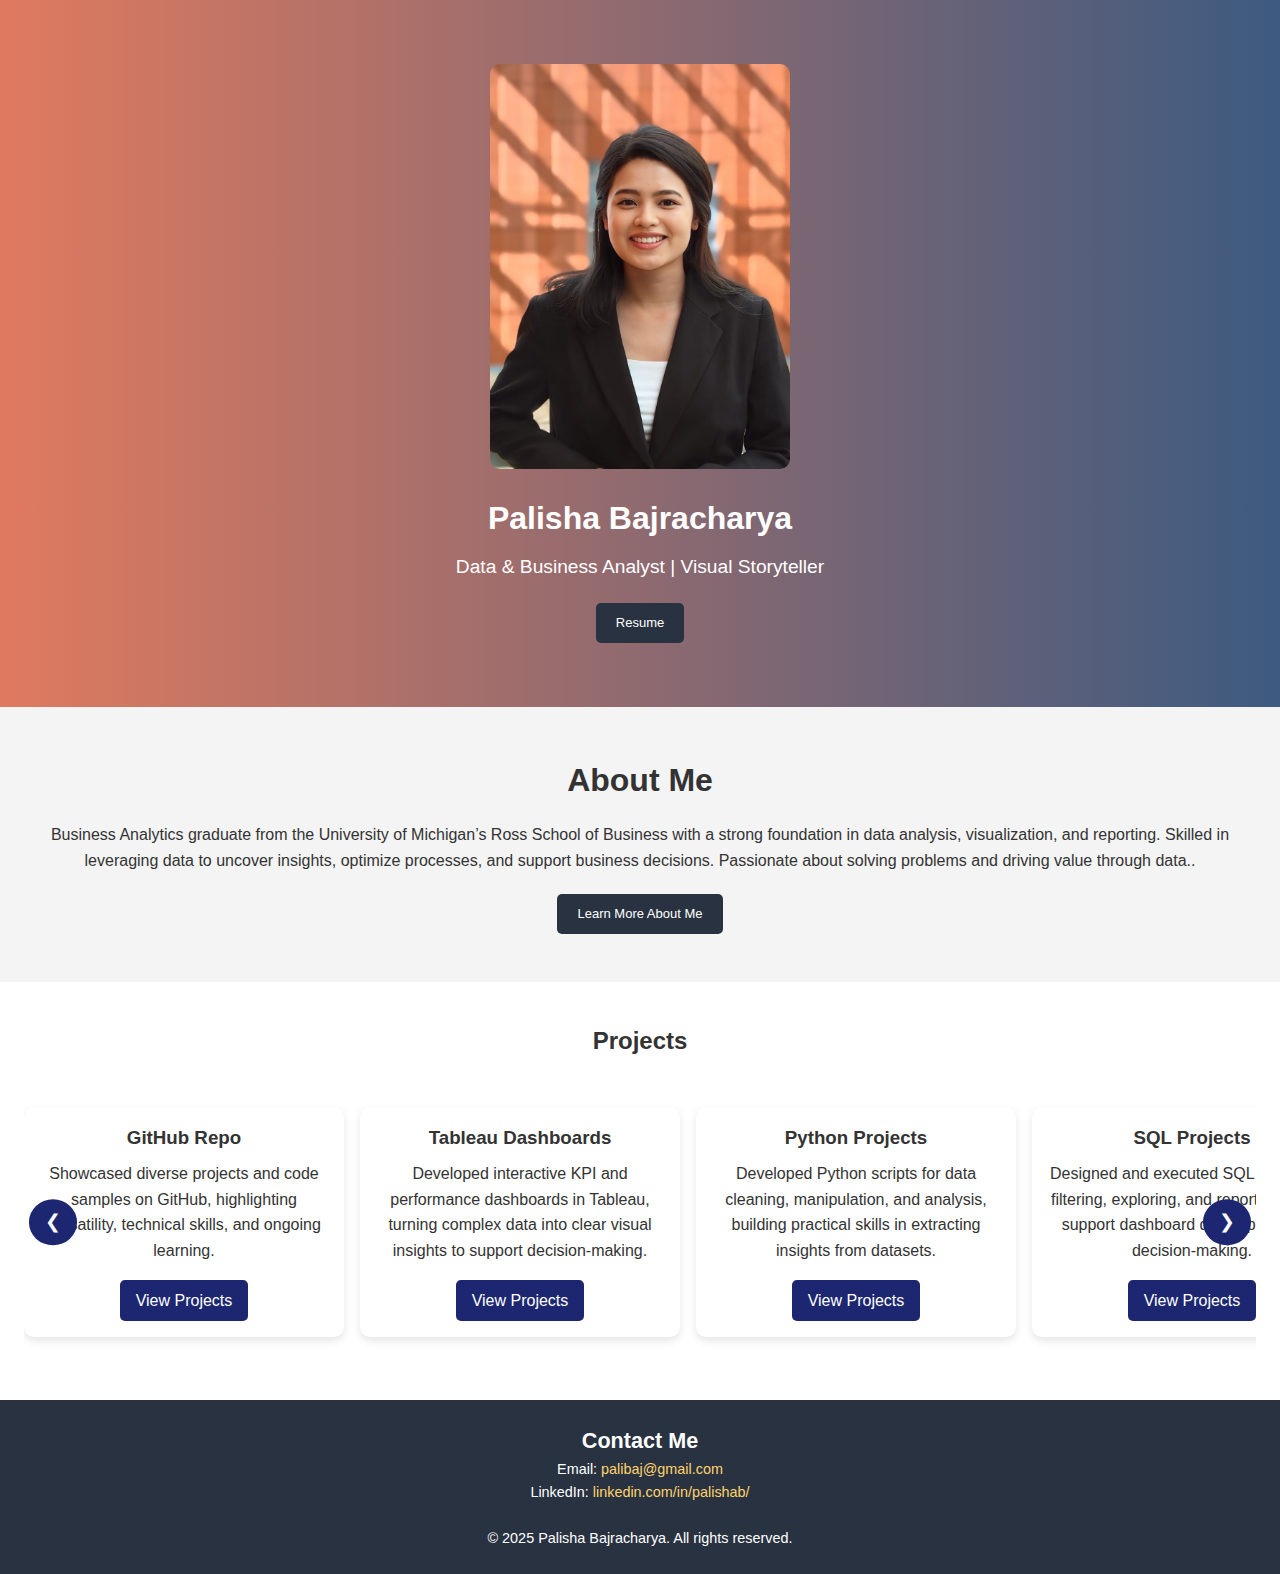
<file: index.html>
<!DOCTYPE html>
<html lang="en">
<head>
  <meta charset="UTF-8">
  <meta name="viewport" content="width=device-width, initial-scale=1.0">
  <title>My Portfolio</title>
  <link rel="stylesheet" href="style.css">
</head>
<body>
  <!-- Hero Section -->
  <header class="hero">
    <div class="hero-content">
      <img src="profile.jpeg" alt="Your Photo" class="profile-pic">
      <h1>Palisha Bajracharya</h1>
      <p class="tagline">Data & Business Analyst | Visual Storyteller</p>
 	<a href="https://drive.google.com/file/d/1sTAf2hyhImHF7U_dGeHg3231dRBqsKkP/view?usp=sharing" class="btn">Resume</a>
    </div>
  </header>

  <!-- About Section -->
  <section class="about">
    <h2>About Me</h2>
    <p>
      Business Analytics graduate from the University of Michigan’s Ross School of Business with a strong foundation in data analysis, visualization, and reporting. Skilled in leveraging data to uncover insights, optimize processes, and support business decisions. Passionate about solving problems and driving value through data..<br>
 <a href="about.html" class="btn">Learn More About Me</a>
    </p>
  </section>

  <!-- Projects Section -->
<section class="projects">
  <h2>Projects</h2>
  
  <div class="project-carousel">
    <button class="scroll-btn left" onclick="scrollProjects(-1)">&#10094;</button>
    
    <div class="project-container" id="projectContainer">
	<div class="project-card">
        <h3>GitHub Repo</h3>
        <p>Showcased diverse projects and code samples on GitHub, highlighting versatility, technical skills, and ongoing learning.</p>
        <a href="https://github.com/palishab" target="_blank">View Projects</a>
      </div>
      <div class="project-card">
        <h3>Tableau Dashboards</h3>
        <p>Developed interactive KPI and performance dashboards in Tableau, turning complex data into clear visual insights to support decision-making.</p>
        <a href="https://public.tableau.com/app/profile/palishab" target="_blank">View Projects</a>
      </div>
	<div class="project-card">
  	<h3>Python Projects</h3>
  	<p>Developed Python scripts for data cleaning, manipulation, and analysis, building practical skills in extracting insights from datasets.</p>
  	<a href="https://github.com/stars/palishab/lists/python-programming" target="_blank">View Projects</a>
	</div>
	<div class="project-card">
  	<h3>SQL Projects</h3>
  	<p>Designed and executed SQL queries for filtering, exploring, and reporting data to support dashboard development and decision-making.</p>
  	<a href="https://github.com/stars/palishab/lists/sql-programming" target="_blank">View Projects</a>
	</div>
	<div class="project-card">
  	<h3>Power BI Projects</h3>
  	<p>Created interactive dashboards and reports in Power BI, transforming raw data into actionable business insights with clear visualizations.</p>
  	<a href="https://github.com/stars/palishab/lists/power-bi-projects" target="_blank">View Projects</a>
	</div>
      <div class="project-card">
        <h3>Explainer Videos</h3>
        <p>Created animated explainer videos simplifying complex ideas; view additional engaging examples directly on my channel.</p>
        <a href="https://www.youtube.com/watch?v=jjSYhv7fGcI" target="_blank">Watch Videos</a>
      </div>
	<div class="project-card">
        <h3>HCI Dissertation</h3>
        <p>Conducted research on Human-Computer Interaction for my dissertation, analyzing its impact on digital retail experience and behavior.</p>
        <a href="http://dx.doi.org/10.13140/RG.2.2.32649.15204" target="_blank">View Project</a>
      </div>
	<div class="project-card">
        <h3>Smart Dustbin with IoT</h3>
        <p>Designed and implemented an IoT-enabled dustbin with sensors, enabling automatic lid control and real-time SMS alerts when the bin is full.</p>
        <a href="https://youtu.be/BZELPlq5XLQ" target="_blank">Watch Video</a>
      </div>
	<div class="project-card">
        <h3>3D Designing Projects</h3>
        <p>Modeled and developed 3D prototypes in Tinkercad for IoT projects, contributing to research experiments and innovative design solutions.</p>
        <a href="https://www.tinkercad.com/users/2SthEoj4DFk" target="_blank">View Projects</a>
      </div>
      <!-- Add more projects as needed -->
    </div>
    
    <button class="scroll-btn right" onclick="scrollProjects(1)">&#10095;</button>
  </div>
</section>


<div class="site-footer">
<!-- Contact Section -->
  <section class="contact">
    <h2>Contact Me</h2>
    <p>Email: <a href="mailto:palibaj@gmail.com">palibaj@gmail.com</a></p>
    <p>LinkedIn: <a href="https://www.linkedin.com/in/palishab/" target="_blank">linkedin.com/in/palishab/</a></p>
   <br>
  </section>
  <p>© 2025 Palisha Bajracharya. All rights reserved.</p>
</div>

<script>
  function scrollProjects(direction) {
    const container = document.getElementById("projectContainer");
    const cardWidth = container.querySelector(".project-card").offsetWidth + 16; // width + gap
    container.scrollBy({
      left: direction * cardWidth,
      behavior: "smooth"
    });
  }
</script>
</body>
</html>

  
</body>
</html>
</file>
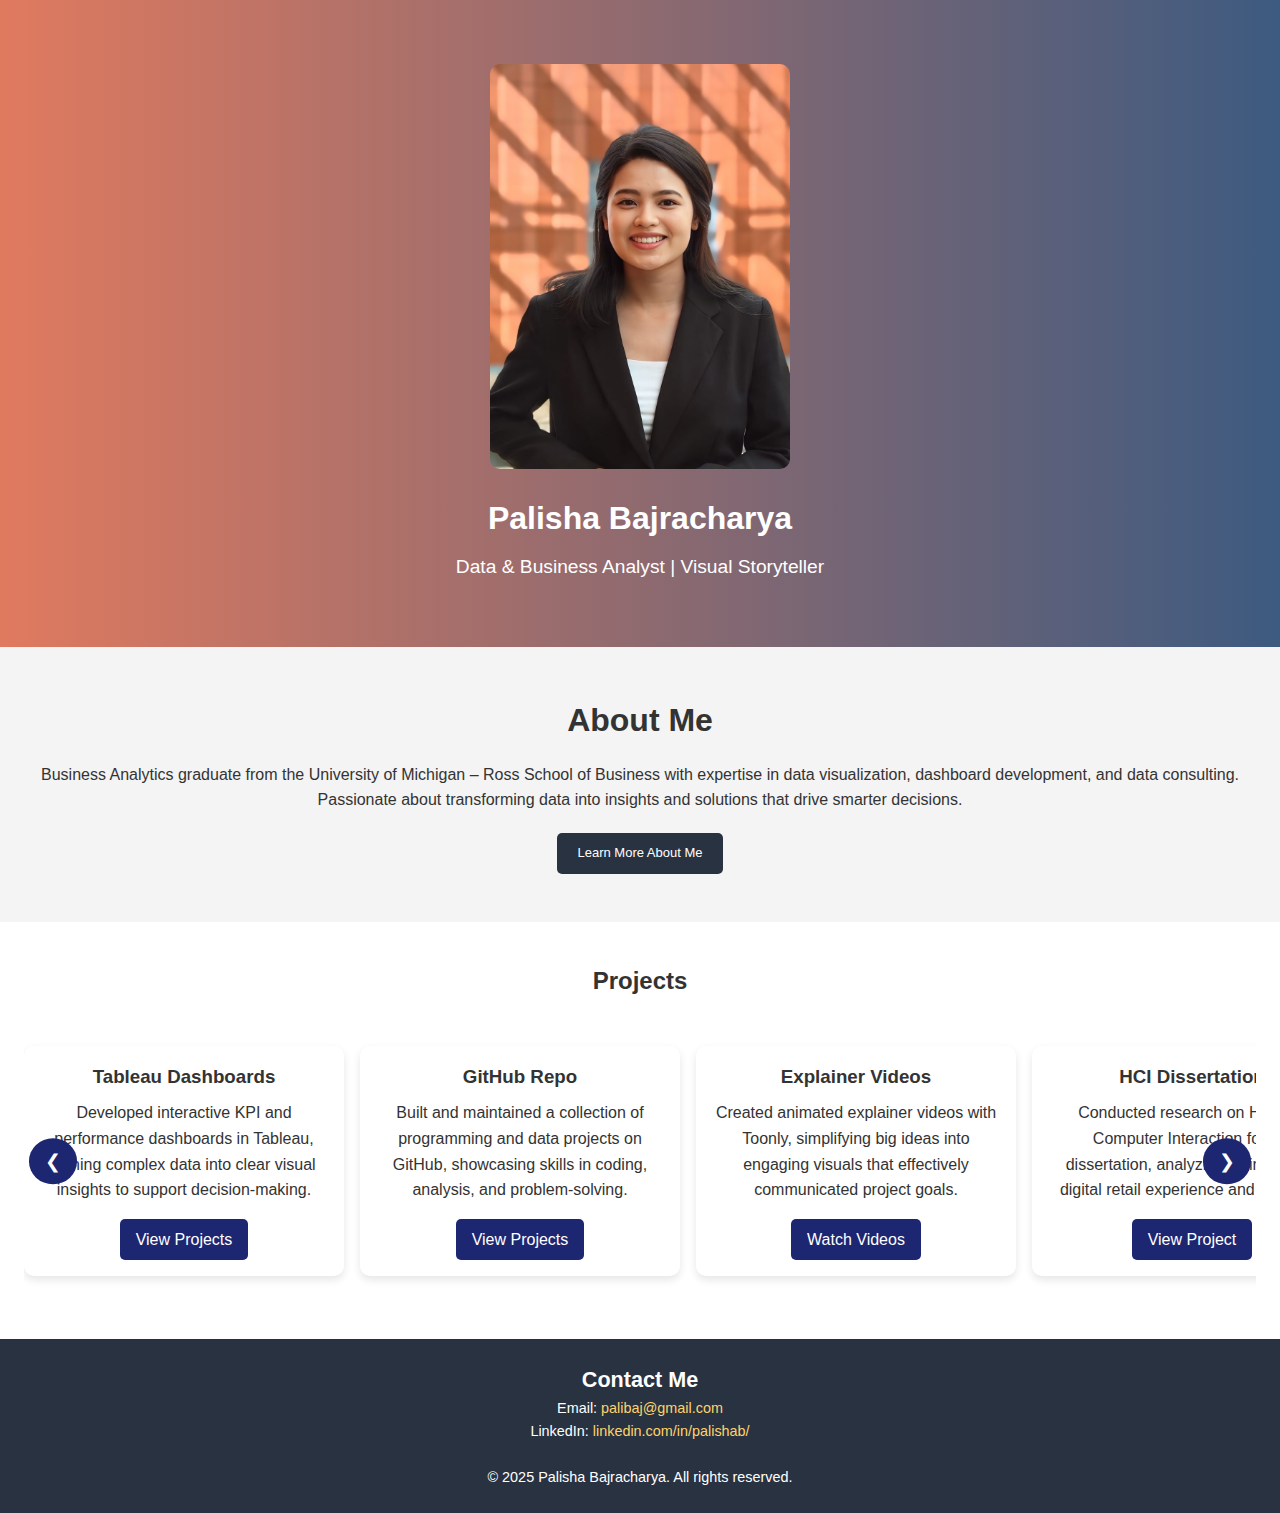
<file: Portfolio/index.html>
<!DOCTYPE html>
<html lang="en">
<head>
  <meta charset="UTF-8">
  <meta name="viewport" content="width=device-width, initial-scale=1.0">
  <title>My Portfolio</title>
  <link rel="stylesheet" href="style.css">
</head>
<body>
  <!-- Hero Section -->
  <header class="hero">
    <div class="hero-content">
      <img src="profile.jpeg" alt="Your Photo" class="profile-pic">
      <h1>Palisha Bajracharya</h1>
      <p class="tagline">Data & Business Analyst | Visual Storyteller</p>
    </div>
  </header>

  <!-- About Section -->
  <section class="about">
    <h2>About Me</h2>
    <p>
      Business Analytics graduate from the University of Michigan – Ross School of Business with expertise in data visualization, dashboard development, and data consulting. Passionate about transforming data into insights and solutions that drive smarter decisions.<br>
 <a href="about.html" class="btn">Learn More About Me</a>
    </p>
  </section>

  <!-- Projects Section -->
<section class="projects">
  <h2>Projects</h2>
  
  <div class="project-carousel">
    <button class="scroll-btn left" onclick="scrollProjects(-1)">&#10094;</button>
    
    <div class="project-container" id="projectContainer">
      <div class="project-card">
        <h3>Tableau Dashboards</h3>
        <p>Developed interactive KPI and performance dashboards in Tableau, turning complex data into clear visual insights to support decision-making.</p>
        <a href="https://public.tableau.com/app/profile/palishab" target="_blank">View Projects</a>
      </div>
      <div class="project-card">
        <h3>GitHub Repo</h3>
        <p>Built and maintained a collection of programming and data projects on GitHub, showcasing skills in coding, analysis, and problem-solving.</p>
        <a href="https://github.com/palishab" target="_blank">View Projects</a>
      </div>
      <div class="project-card">
        <h3>Explainer Videos</h3>
        <p>Created animated explainer videos with Toonly, simplifying big ideas into engaging visuals that effectively communicated project goals.</p>
        <a href="https://www.youtube.com/watch?v=jjSYhv7fGcI" target="_blank">Watch Videos</a>
      </div>
	<div class="project-card">
        <h3>HCI Dissertation</h3>
        <p>Conducted research on Human-Computer Interaction for my dissertation, analyzing its impact on digital retail experience and behavior.</p>
        <a href="http://dx.doi.org/10.13140/RG.2.2.32649.15204" target="_blank">View Project</a>
      </div>
	<div class="project-card">
        <h3>Smart Dustbin with IoT</h3>
        <p>Designed and implemented an IoT-enabled dustbin with sensors, enabling automatic lid control and real-time SMS alerts when the bin is full.</p>
        <a href="https://www.youtube.com/watch?v=jjSYhv7fGcI" target="_blank">Watch Video</a>
      </div>
	<div class="project-card">
        <h3>3D Designing Projects</h3>
        <p>Modeled and developed 3D prototypes in Tinkercad for IoT projects, contributing to research experiments and innovative design solutions.</p>
        <a href="https://www.tinkercad.com/users/2SthEoj4DFk" target="_blank">View Projects</a>
      </div>
      <!-- Add more projects as needed -->
    </div>
    
    <button class="scroll-btn right" onclick="scrollProjects(1)">&#10095;</button>
  </div>
</section>


<div class="site-footer">
<!-- Contact Section -->
  <section class="contact">
    <h2>Contact Me</h2>
    <p>Email: <a href="mailto:palibaj@gmail.com">palibaj@gmail.com</a></p>
    <p>LinkedIn: <a href="https://www.linkedin.com/in/palishab/" target="_blank">linkedin.com/in/palishab/</a></p>
   <br>
  </section>
  <p>© 2025 Palisha Bajracharya. All rights reserved.</p>
</div>

<script>
  function scrollProjects(direction) {
    const container = document.getElementById("projectContainer");
    const cardWidth = container.querySelector(".project-card").offsetWidth + 16; // width + gap
    container.scrollBy({
      left: direction * cardWidth,
      behavior: "smooth"
    });
  }
</script>
</body>
</html>

  
</body>
</html>
</file>
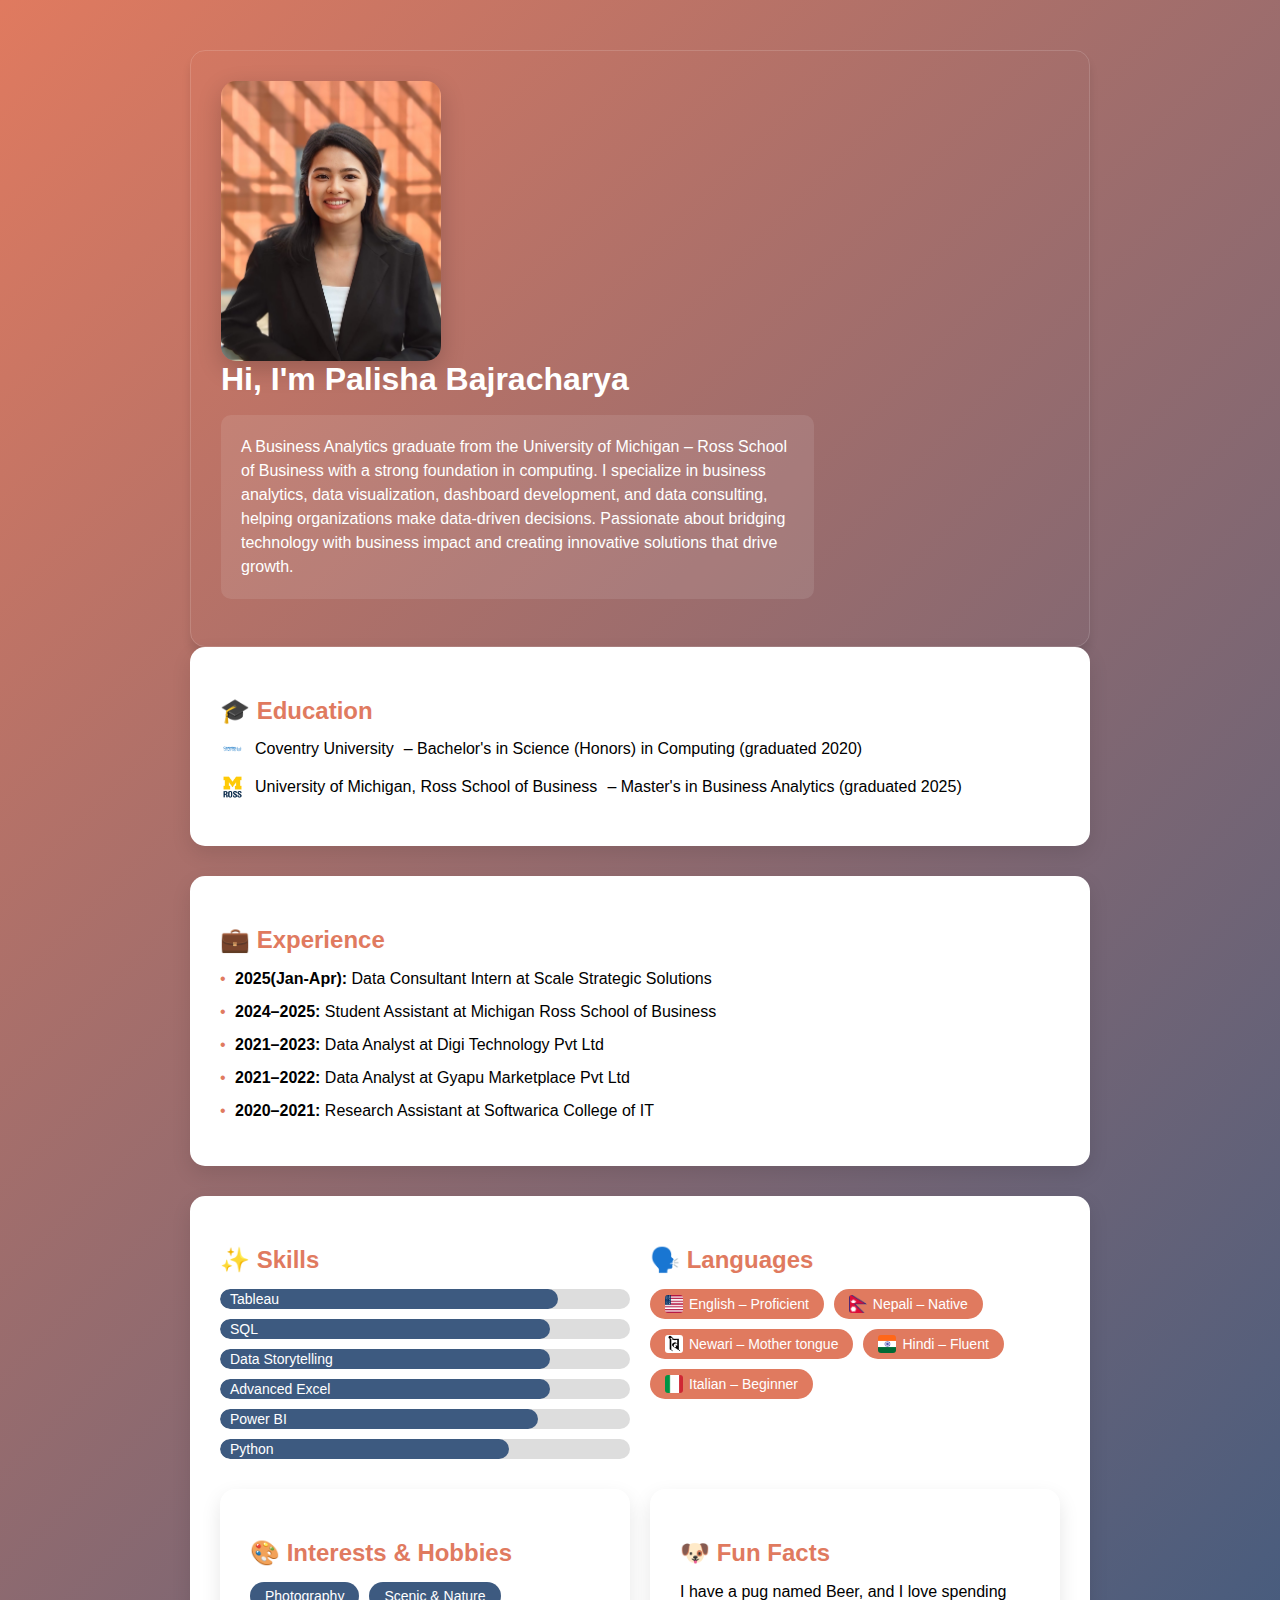
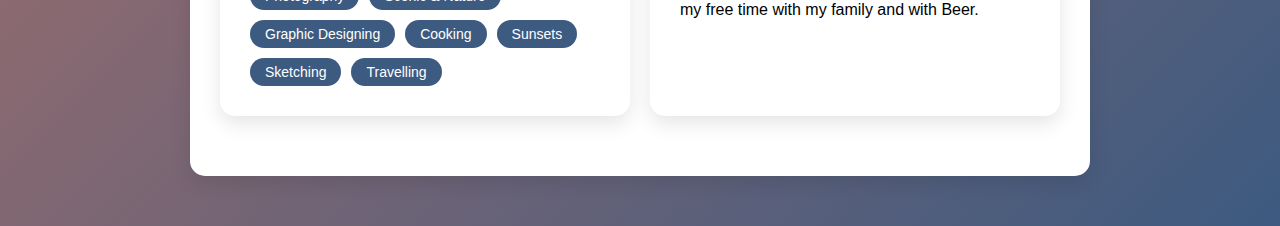
<file: about.html>
<head>
  <meta charset="UTF-8">
  <meta name="viewport" content="width=device-width, initial-scale=1.0">
  <title>About Me</title>
  <link rel="stylesheet" href="about.css">
</head>

<body>
  <div class="about-container">



    <!-- Profile Intro -->
    <div class="profile-intro">
      <img src="profile.jpeg" alt="Profile Picture" class="profile-pic">
      <div class="intro-text">
        <h1>Hi, I'm Palisha Bajracharya</h1>
        <p><div class="intro-card" style="color: white;">
A Business Analytics graduate from the University of Michigan – Ross School of Business with a strong foundation in computing. I specialize in business analytics, data visualization, dashboard development, and data consulting, helping organizations make data-driven decisions. Passionate about bridging technology with business impact and creating innovative solutions that drive growth.
</div>

<style>
  .bio-box {
    max-width: 300px; /* keeps it compact, close to photo size */
    color: #ffffff;   /* white text */
    font-size: 1.05rem;
    line-height: 1.6;
    text-align: justify; /* justified alignment */
    padding: 18px;
    border-radius: 12px;
    background: rgba(255, 255, 255, 0.08); /* subtle translucent background */
    border: 1px solid rgba(255, 255, 255, 0.15);
    box-shadow: 0 6px 20px rgba(0, 0, 0, 0.25);
  }
  .bio-box strong {
    font-weight: 600;
  }
</style>
</p>





      </div>
    </div>

    <!-- Education Card -->
    <div class="card">
      <h2>🎓 Education</h2>
      <div class="school">
    <img src="cov.png" alt="Coventry University" class="school-logo">
    <span>Coventry University</span> – Bachelor's in Science (Honors) in Computing (graduated 2020)
  </div>

  <div class="school">
    <img src="ross.jpg" alt="University of Michigan Ross" class="school-logo">
    <span>University of Michigan, Ross School of Business</span> – Master's in Business Analytics (graduated 2025)
  </div>
    </div>

    <!-- Experience Timeline -->
    <div class="card">
      <h2>💼 Experience</h2>
      <ul class="timeline">
	<li><strong>2025(Jan-Apr):</strong> Data Consultant Intern at Scale Strategic Solutions </li>
	<li><strong>2024–2025:</strong> Student Assistant at Michigan Ross School of Business</li>
        <li><strong>2021–2023:</strong> Data Analyst at Digi Technology Pvt Ltd</li>
        <li><strong>2021–2022:</strong> Data Analyst at Gyapu Marketplace Pvt Ltd</li>
        <li><strong>2020–2021:</strong> Research Assistant at Softwarica College of IT </li>
      </ul>
    </div>

    <!-- Skills & Languages -->
    <div class="card skills-languages">
      <div>
        <h2>✨ Skills</h2>
        <div class="skill-bar"><span style="width: 80%">Tableau</span></div>
	<div class="skill-bar"><span style="width: 78%">SQL</span></div>
	<div class="skill-bar"><span style="width: 78%">Data Storytelling</span></div>
        <div class="skill-bar"><span style="width: 78%">Advanced Excel</span></div>
        <div class="skill-bar"><span style="width: 75%">Power BI</span></div>
        <div class="skill-bar"><span style="width: 68%">Python</span></div>
      </div>
      
<div class="languages">
  <h2>🗣️ Languages</h2>
  <div class="language-pills">
    <span class="pill"><img src="english.png" class="flag"> English – Proficient</span>
    <span class="pill"><img src="nepal.png" class="flag"> Nepali – Native</span>
    <span class="pill"><img src="newari.png" class="flag"> Newari – Mother tongue</span>
    <span class="pill"><img src="hindi.png" class="flag"> Hindi – Fluent</span>
    <span class="pill"><img src="italy.png" class="flag"> Italian – Beginner</span>
  </div>
</div>

<div class="card">
  <h2>🎨 Interests & Hobbies</h2>
  <div class="interest-pills">
    <span class="pill">Photography</span>
    <span class="pill">Scenic & Nature</span>
    <span class="pill">Graphic Designing</span>
    <span class="pill">Cooking</span>
    <span class="pill">Sunsets</span>
    <span class="pill">Sketching</span>
    <span class="pill">Travelling</span>
  </div>
</div>


    <!-- Fun Facts -->
    <div class="card">
      <h2>🐶 Fun Facts</h2>
      <p>I have a pug named Beer, and I love spending my free time with my family and with Beer.</p>
    </div>

  </div>
</body>
</file>
<file: about.css>
body {
  font-family: Arial, sans-serif;
  background: linear-gradient(135deg, #e07a5f, #3d5a80);
  margin: 0;
  padding: 0;
}

.about-container {
  max-width: 900px;
  margin: 50px auto;
  padding: 0 20px;
}

/* Profile Section */
.profile-wrapper {
  display: flex;
  align-items: flex-start;   /* align top of image with text */
  gap: 25px;                 /* spacing between photo and card */
  margin-bottom: 30px;
  flex-wrap: wrap;           /* 🔥 allows image + text to stack on smaller screens */
}

/* photo stays standalone */
.profile-pic {
  width: 100%;
  height: 280px;
  max-width:220px;
  object-fit: cover;
  border-radius: 15px;
  box-shadow: 0 8px 25px rgba(0,0,0,0.2);
}

@media (max-width: 600px) {
  .profile-pic {
    max-width: 150px;  /* smaller cap on phones */
  }

  .profile-wrapper {
    justify-content: center; /* centers when stacked */
  }
}


/* card only for the text */
.profile-intro {
  flex: 1; /* let it expand */
  border-radius: 15px;
  padding: 30px;
  box-shadow: 0 8px 8px rgba(0,0,0,0.1);
  background: transparent; 
  border: 1px solid rgba(255, 255, 255, 0.15); /* subtle border */
}

.intro-text h1 {
  color: #fff;
  margin: 0 0 15px 0;
}

.intro-text p {
  color: #f0f0f0;
  line-height: 1.6;
  font-size: 1.05rem;
  text-align: justify;
}


.section-container {
  max-width: 1100px;  /* keeps content centered and narrower */
  margin: 0 auto;     /* centers horizontally */
  padding: 0 20px;    /* space from browser edge */
}


/* Card styles */
.card {
  background: #fff;
  border-radius: 15px;
  padding: 30px;
  margin-bottom: 30px;
  box-shadow: 0 8px 20px rgba(0,0,0,0.1);
  transition: transform 0.3s, box-shadow 0.3s;
}

.card:hover {
  transform: translateY(-5px);
  box-shadow: 0 12px 25px rgba(0,0,0,0.15);
}

.card h2 {
  color: #e07a5f;
  margin-bottom: 15px;
}

/* Skills & Languages layout */
.skills-languages {
  display: flex;
  gap: 20px;
  flex-wrap: wrap;
}

.skills-languages > div {
  flex: 1;
  min-width: 250px;
}

/* Skill bars */
.skill-bar {
  background: #ddd;
  border-radius: 20px;
  margin: 10px 0;
  height: 20px;
  overflow: hidden;
}

.skill-bar span {
  display: block;
  height: 100%;
  background: #3d5a80; /* dark blue */
  border-radius: 20px;
  line-height: 20px;
  color: #fff;
  padding-left: 10px;
  font-size: 14px;
  transition: width 1s ease-in-out;
}

/* Timeline style */
.timeline {
  list-style: none;
  padding-left: 0;
}

.timeline li {
  position: relative;
  padding-left: 15px;
  margin-bottom: 15px;
}

.timeline li::before {
  content: "•";
  color: #e07a5f;
  position: absolute;
  left: 0;
}

.school {
  display: flex;
  align-items: center;
  margin-bottom: 15px;
  gap: 10px; /* space between logo and text */
}

.school-logo {
  width: 25px; /* small but visible */
  height: auto; /* maintain aspect ratio */
}

.language-pills {
  display: flex;
  flex-wrap: wrap;        /* wrap pills to next line if needed */
  gap: 10px;              /* space between pills */
  margin-top: 10px;
}

.pill {
  background: #e07a5f;    /* coral color */
  color: #fff;
  padding: 6px 15px;
  border-radius: 25px;    /* pill shape */
  font-size: 14px;
  display: flex;
  align-items: center;
  gap: 6px;               /* space between flag and text */
  transition: transform 0.2s, box-shadow 0.2s;
  cursor: default;
}

.pill:hover {
  transform: translateY(-3px);      /* slight lift on hover */
  box-shadow: 0 5px 15px rgba(0,0,0,0.2);
}

.flag {
  width: 18px;      /* small but visible */
  height: 18px;
  object-fit: cover;
  border-radius: 3px; /* optional rounded corners */
}

.interest-pills {
  display: flex;
  flex-wrap: wrap;
  gap: 10px;
  margin-top: 10px;
}

.interest-pills .pill {
  background: #3d5a80; /* darker blue for variety */
  color: #fff;
  padding: 6px 15px;
  border-radius: 25px;
  font-size: 14px;
  display: flex;
  align-items: center;
  gap: 6px;
}

.intro-card {
  max-width: 66%; /* makes it stretch almost full width */
  width: 1000px;  /* adjust this value to match the white card width */
  margin: 0 auto; /* centers it */
  padding: 20px;
  background: rgba(255, 255, 255, 0.1);
  border-radius: 10px;
  text-align: left;
  line-height: 1.5;
  font-size: 16px;
 

  /* This helps reduce unnecessary height */
  display: inline-block; 
}
</file>
<file: style.css>
/* General Reset */
* {
  margin: 0;
  padding: 0;
  box-sizing: border-box;
  font-family: Arial, sans-serif;
}

body {
  line-height: 1.6;
  color: #333;
}

/* Hero Section */
.hero {
  background: url("dots.png") no-repeat center center/cover; 
  color: white;
  text-align: center;
  padding: 4rem 2rem;
  position: relative;
}



/* Hero Section */ 
.hero { 
background: linear-gradient(to right, #e07a5f, #3d5a80); 
color: white; 
text-align: center; 
padding: 4rem 2rem;
}

.hero-content { 
max-width: 700px; 
margin: auto; 
} 

.profile-pic { 
width: 300px; 
height: 405px;
object-fit: cover; 
border-radius: 10px; 
margin-bottom: 1rem; 
} 

.tagline { 
font-size: 1.2rem; 
margin-top: 0.5rem; 
}

/* About Section */
.about {
  padding: 3rem 2rem;
  background: #f4f4f4;
  text-align: center;
}

.about h2 {
  margin-bottom: 1rem;
  font-size: 2rem;
}

/* Projects Section */
.projects {
  padding: 2.5rem 1.5rem;
  text-align: center;
}

.projects h2 {
  margin-bottom: 1.5rem;
}

.project-carousel {
  position: relative;
  display: flex;
  align-items: center;
}

.project-container {
  display: flex;
  gap: 1rem;
  overflow-x: auto;
  padding: 1.4rem 0;
}
.project-card {
  flex: 0 0 auto;
  width: 320px;
  scroll-snap-align: start;       /* snap card into place */
}


.project-card h3 {
  margin-bottom: 0.5rem;
}

.project-card {
  flex: 0 0 auto;             /* keep cards fixed size */
  width: 320px;               /* control card width */
  background: white;          /* white card background */
  padding: 1rem;
  border-radius: 10px;        /* rounded corners */
  box-shadow: 0 4px 8px rgba(0,0,0,0.1); /* subtle shadow */
  text-align: center;         /* center content inside */
}

.project-card p {
  margin-bottom: 1rem;
}

.project-card a {
  display: inline-block;
  padding: 0.5rem 1rem;
  background: #1d2671;
  color: white;
  border-radius: 5px;
  text-decoration: none;
}

.project-card a:hover {
  background: #c33764;
}

/* Arrow buttons */
.scroll-btn {
  position: absolute;
  top: 50%;
  transform: translateY(-50%);
  background: #1d2671;
  color: white;
  border: none;
  padding: 0.7rem 1rem;
  cursor: pointer;
  border-radius: 50%;
  font-size: 1.2rem;
  text-decoration: none;
}
.scroll-btn.left { left: 5px; }
.scroll-btn.right { right: 5px; }
.scroll-btn:hover { background: #c33764; }


/* Footer Section */
.site-footer {
  background-color: #293241; /* deep navy to match your picture */
  color: #ffffff;
  text-align: center;
  padding: 1.5rem;
  font-size: 0.9rem;
}

.btn {
      display: inline-block;
      padding: 10px 20px;
      font-size: 13px;
      color: #fff;
      background-color: #293241;
      border: none;
      border-radius: 5px;
      cursor: pointer;
      text-decoration: none;
      margin-top: 20px;
    }
    .btn:hover {
      background-color: #0056b3;
    }

.contact a {
  color: #ffd369;
  text-decoration: none;
}
</file>
<file: Portfolio/style.css>
/* General Reset */
* {
  margin: 0;
  padding: 0;
  box-sizing: border-box;
  font-family: Arial, sans-serif;
}

body {
  line-height: 1.6;
  color: #333;
}

/* Hero Section */
.hero {
  background: url("dots.png") no-repeat center center/cover; 
  color: white;
  text-align: center;
  padding: 4rem 2rem;
  position: relative;
}



/* Hero Section */ 
.hero { 
background: linear-gradient(to right, #e07a5f, #3d5a80); 
color: white; 
text-align: center; 
padding: 4rem 2rem;
}

.hero-content { 
max-width: 700px; 
margin: auto; 
} 

.profile-pic { 
width: 300px; 
height: 405px;
object-fit: cover; 
border-radius: 10px; 
margin-bottom: 1rem; 
} 

.tagline { 
font-size: 1.2rem; 
margin-top: 0.5rem; 
}

/* About Section */
.about {
  padding: 3rem 2rem;
  background: #f4f4f4;
  text-align: center;
}

.about h2 {
  margin-bottom: 1rem;
  font-size: 2rem;
}

/* Projects Section */
.projects {
  padding: 2.5rem 1.5rem;
  text-align: center;
}

.projects h2 {
  margin-bottom: 1.5rem;
}

.project-carousel {
  position: relative;
  display: flex;
  align-items: center;
}

.project-container {
  display: flex;
  gap: 1rem;
  overflow-x: auto;
  padding: 1.4rem 0;
}
.project-card {
  flex: 0 0 auto;
  width: 320px;
  scroll-snap-align: start;       /* snap card into place */
}


.project-card h3 {
  margin-bottom: 0.5rem;
}

.project-card {
  flex: 0 0 auto;             /* keep cards fixed size */
  width: 320px;               /* control card width */
  background: white;          /* white card background */
  padding: 1rem;
  border-radius: 10px;        /* rounded corners */
  box-shadow: 0 4px 8px rgba(0,0,0,0.1); /* subtle shadow */
  text-align: center;         /* center content inside */
}

.project-card p {
  margin-bottom: 1rem;
}

.project-card a {
  display: inline-block;
  padding: 0.5rem 1rem;
  background: #1d2671;
  color: white;
  border-radius: 5px;
  text-decoration: none;
}

.project-card a:hover {
  background: #c33764;
}

/* Arrow buttons */
.scroll-btn {
  position: absolute;
  top: 50%;
  transform: translateY(-50%);
  background: #1d2671;
  color: white;
  border: none;
  padding: 0.7rem 1rem;
  cursor: pointer;
  border-radius: 50%;
  font-size: 1.2rem;
  text-decoration: none;
}
.scroll-btn.left { left: 5px; }
.scroll-btn.right { right: 5px; }
.scroll-btn:hover { background: #c33764; }


/* Footer Section */
.site-footer {
  background-color: #293241; /* deep navy to match your picture */
  color: #ffffff;
  text-align: center;
  padding: 1.5rem;
  font-size: 0.9rem;
}

.btn {
      display: inline-block;
      padding: 10px 20px;
      font-size: 13px;
      color: #fff;
      background-color: #293241;
      border: none;
      border-radius: 5px;
      cursor: pointer;
      text-decoration: none;
      margin-top: 20px;
    }
    .btn:hover {
      background-color: #0056b3;
    }

.contact a {
  color: #ffd369;
  text-decoration: none;
}
</file>
